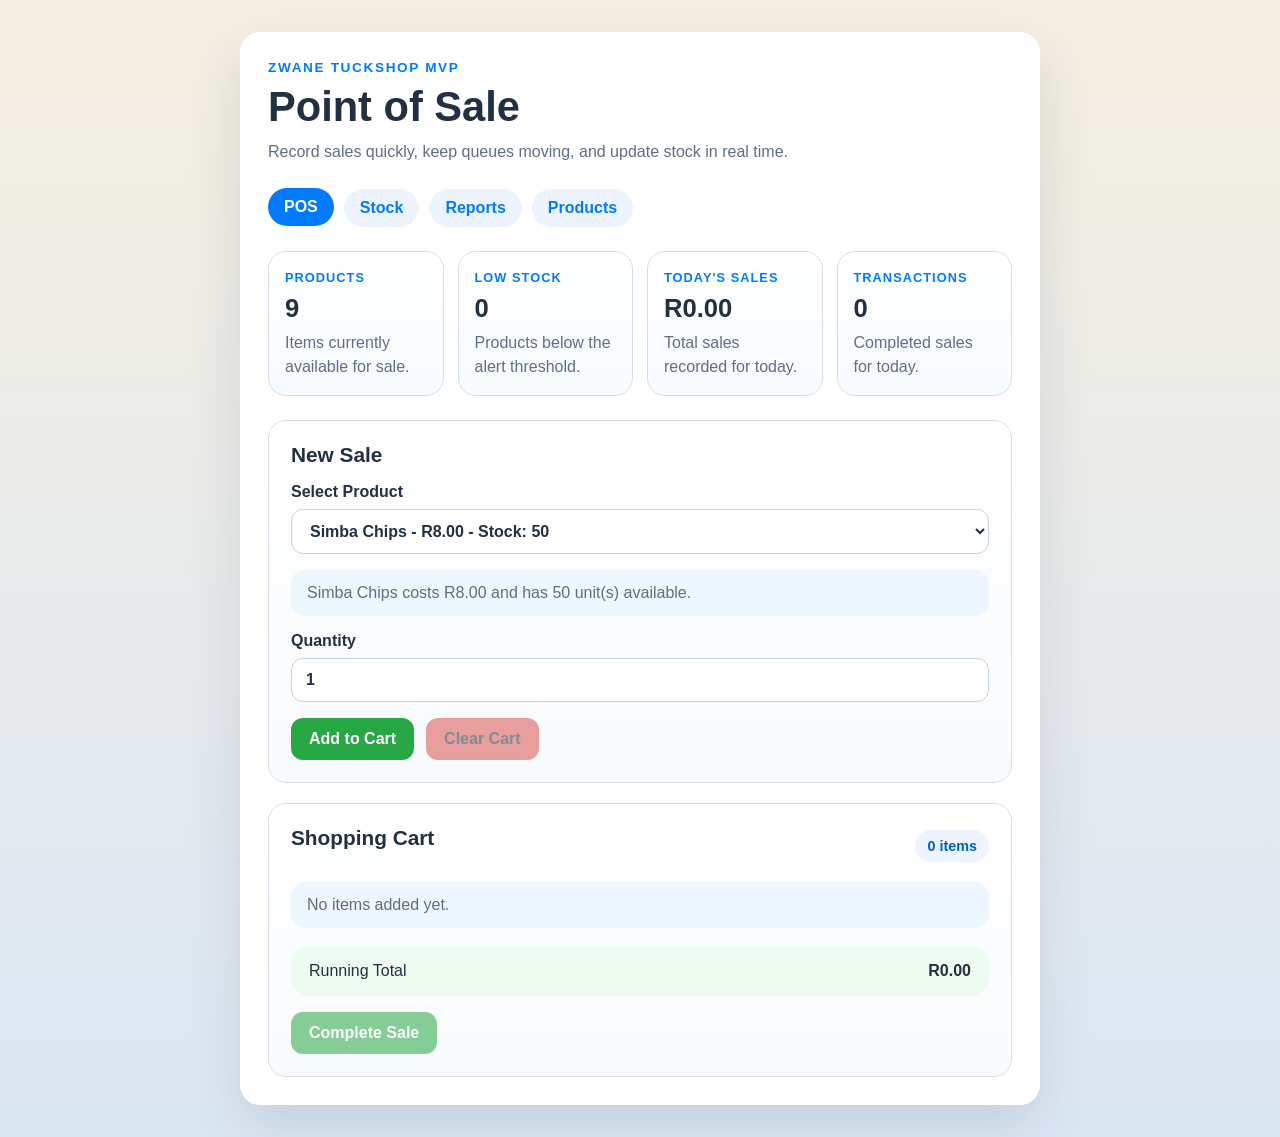
<file: index.html>
<!DOCTYPE html>
<html lang="en">
<head>
    <meta charset="UTF-8">
    <meta name="viewport" content="width=device-width, initial-scale=1.0">
    <title>Zwane Tuckshop MVP | POS</title>
    <link rel="stylesheet" href="style.css">
</head>
<body data-page="pos">
    <div class="page-shell">
        <div class="container">
            <header class="page-header">
                <p class="eyebrow">Zwane Tuckshop MVP</p>
                <h1>Point of Sale</h1>
                <p class="page-intro">Record sales quickly, keep queues moving, and update stock in real time.</p>
            </header>

            <nav class="main-nav" aria-label="Main navigation">
                <a class="active" href="index.html">POS</a>
                <a href="stock.html">Stock</a>
                <a href="reports.html">Reports</a>
                <a href="products.html">Products</a>
            </nav>
            
            <section class="summary-grid" aria-label="Business summary">
                <article class="summary-card">
                    <span class="summary-label">Products</span>
                    <strong id="summaryProducts">0</strong>
                    <p>Items currently available for sale.</p>
                </article>
                <article class="summary-card">
                    <span class="summary-label">Low Stock</span>
                    <strong id="summaryLowStock">0</strong>
                    <p>Products below the alert threshold.</p>
                </article>
                <article class="summary-card">
                    <span class="summary-label">Today&#39;s Sales</span>
                    <strong>R<span id="summarySales">0.00</span></strong>
                    <p>Total sales recorded for today.</p>
                </article>
                <article class="summary-card">
                    <span class="summary-label">Transactions</span>
                    <strong id="summaryTransactions">0</strong>
                    <p>Completed sales for today.</p>
                </article>
            </section>

            <main class="grid-layout">
                <section class="card">
                    <h2>New Sale</h2>
                    <div class="form-grid">
                        <label>
                            <span>Select Product</span>
                            <select id="productSelect"></select>
                        </label>
                        <div class="inline-note" id="selectedProductInfo">Select a product to view its price and stock.</div>
                        <label>
                            <span>Quantity</span>
                            <input type="number" id="quantity" min="1" value="1">
                        </label>
                    </div>
                    <div class="action-row">
                        <button id="addToCartButton" type="button">Add to Cart</button>
                        <button id="clearCartButton" class="secondary-button ghost-button" type="button">Clear Cart</button>
                    </div>
                </section>

                <section class="card">
                    <div class="section-heading">
                        <h2>Shopping Cart</h2>
                        <span class="status-pill" id="cartCount">0 items</span>
                    </div>
                    <div id="emptyCartMessage" class="empty-state">No items added yet.</div>
                    <ul id="cartList" class="cart-list"></ul>
                    <div class="total-panel">
                        <span>Running Total</span>
                        <strong>R<span id="totalAmount">0.00</span></strong>
                    </div>
                    <div class="action-row">
                        <button id="completeSaleButton" type="button">Complete Sale</button>
                    </div>
                </section>
            </main>
        </div>
    </div>

    <script src="script.js"></script>
</body>
</html>
</file>
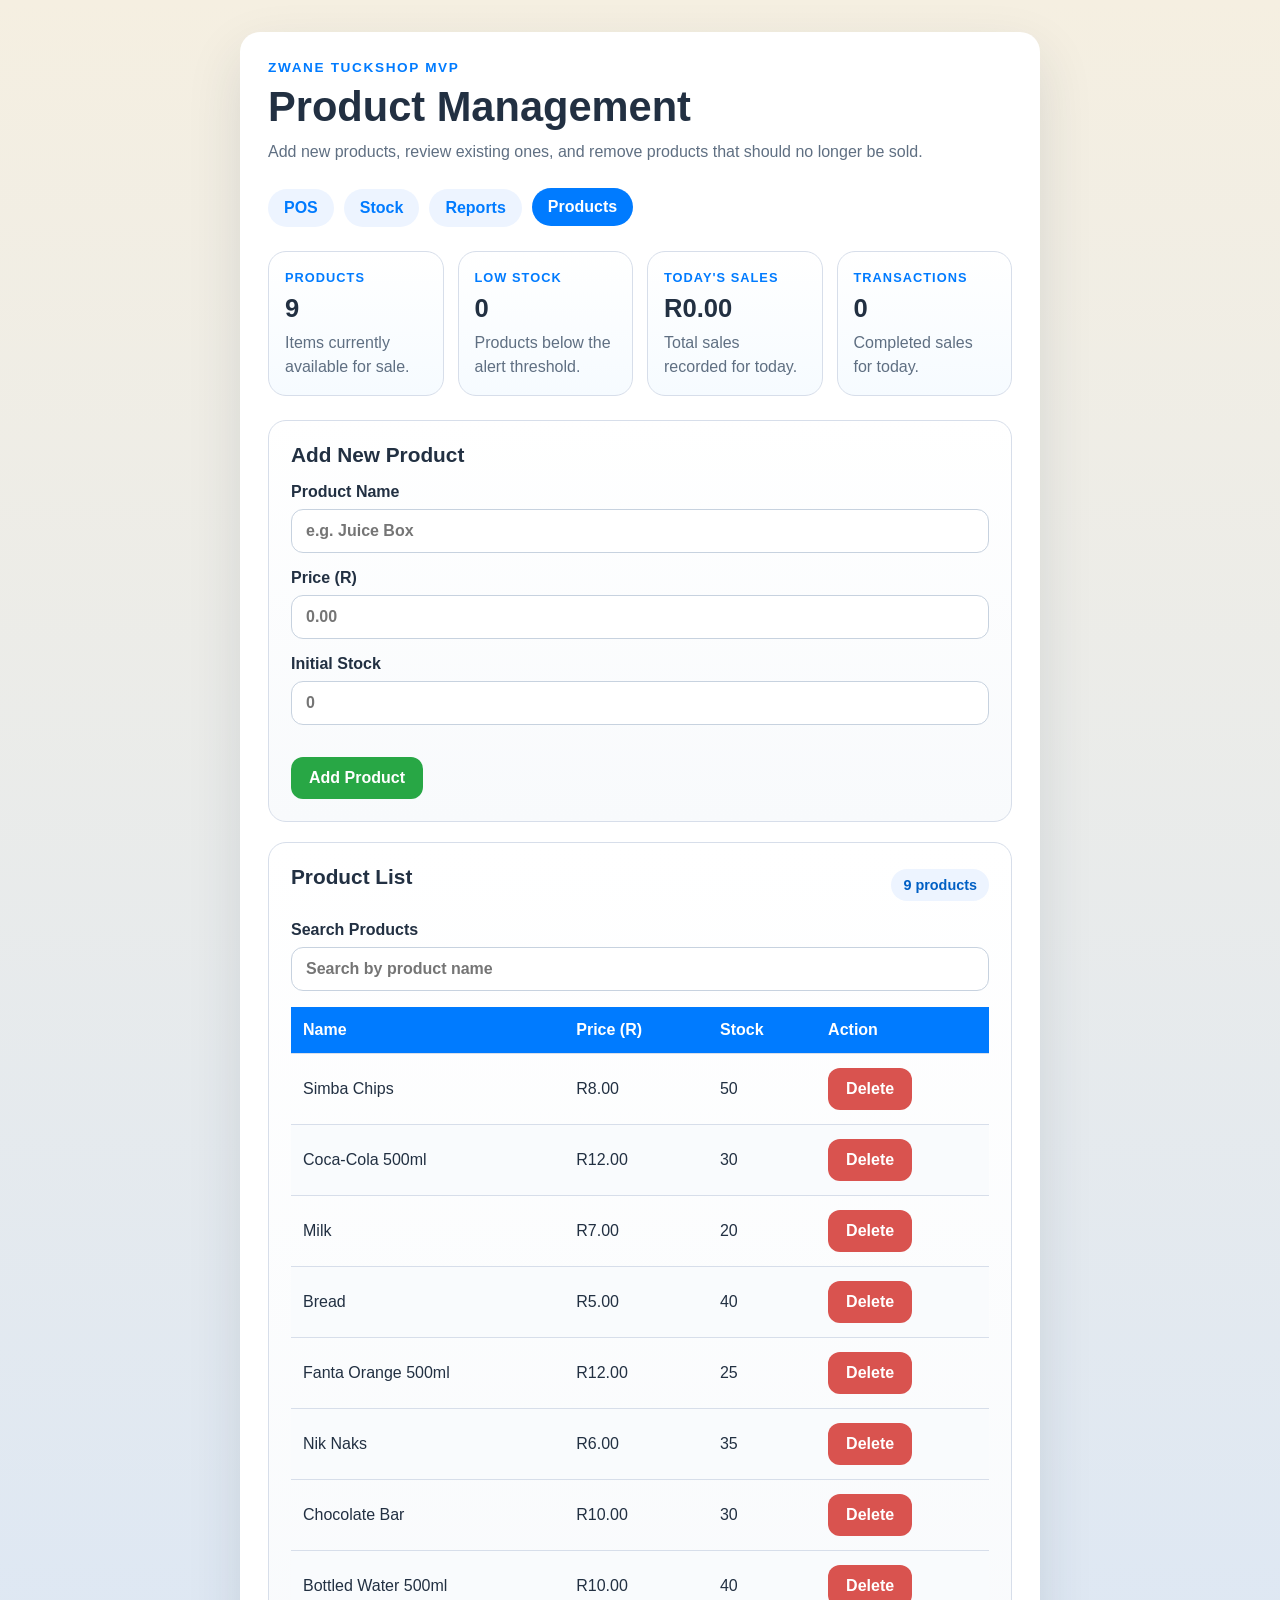
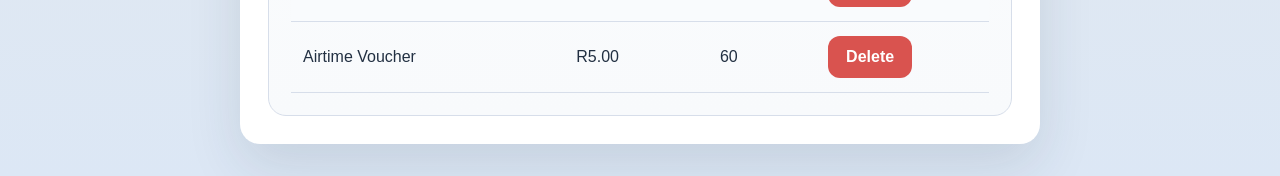
<file: products.html>
<!DOCTYPE html>
<html lang="en">
<head>
    <meta charset="UTF-8">
    <meta name="viewport" content="width=device-width, initial-scale=1.0">
    <title>Zwane Tuckshop MVP | Products</title>
    <link rel="stylesheet" href="style.css">
</head>
<body data-page="products">
    <div class="page-shell">
        <div class="container">
            <header class="page-header">
                <p class="eyebrow">Zwane Tuckshop MVP</p>
                <h1>Product Management</h1>
                <p class="page-intro">Add new products, review existing ones, and remove products that should no longer be sold.</p>
            </header>

            <nav class="main-nav" aria-label="Main navigation">
                <a href="index.html">POS</a>
                <a href="stock.html">Stock</a>
                <a href="reports.html">Reports</a>
                <a class="active" href="products.html">Products</a>
            </nav>
            
            <section class="summary-grid" aria-label="Business summary">
                <article class="summary-card">
                    <span class="summary-label">Products</span>
                    <strong id="summaryProducts">0</strong>
                    <p>Items currently available for sale.</p>
                </article>
                <article class="summary-card">
                    <span class="summary-label">Low Stock</span>
                    <strong id="summaryLowStock">0</strong>
                    <p>Products below the alert threshold.</p>
                </article>
                <article class="summary-card">
                    <span class="summary-label">Today&#39;s Sales</span>
                    <strong>R<span id="summarySales">0.00</span></strong>
                    <p>Total sales recorded for today.</p>
                </article>
                <article class="summary-card">
                    <span class="summary-label">Transactions</span>
                    <strong id="summaryTransactions">0</strong>
                    <p>Completed sales for today.</p>
                </article>
            </section>

            <main class="grid-layout products-layout">
                <section class="card">
                    <h2>Add New Product</h2>
                    <form id="productForm" class="form-grid">
                        <label>
                            <span>Product Name</span>
                            <input type="text" id="newProductName" placeholder="e.g. Juice Box" required>
                        </label>
                        <label>
                            <span>Price (R)</span>
                            <input type="number" id="newProductPrice" min="0.01" step="0.01" placeholder="0.00" required>
                        </label>
                        <label>
                            <span>Initial Stock</span>
                            <input type="number" id="newProductStock" min="0" step="1" placeholder="0" required>
                        </label>
                        <div class="action-row">
                            <button type="submit">Add Product</button>
                        </div>
                    </form>
                </section>

                <section class="card">
                    <div class="section-heading">
                        <h2>Product List</h2>
                        <span class="status-pill" id="productCount">0 products</span>
                    </div>
                    <label class="search-field product-search">
                        <span>Search Products</span>
                        <input type="search" id="productSearchInput" placeholder="Search by product name">
                    </label>
                    <div class="table-wrap">
                        <table id="productTable">
                            <thead>
                                <tr>
                                    <th>Name</th>
                                    <th>Price (R)</th>
                                    <th>Stock</th>
                                    <th>Action</th>
                                </tr>
                            </thead>
                            <tbody></tbody>
                        </table>
                    </div>
                    <p id="productEmptyMessage" class="empty-state" hidden>No products match the current search.</p>
                </section>
            </main>
        </div>
    </div>

    <script src="script.js"></script>
</body>
</html>
</file>
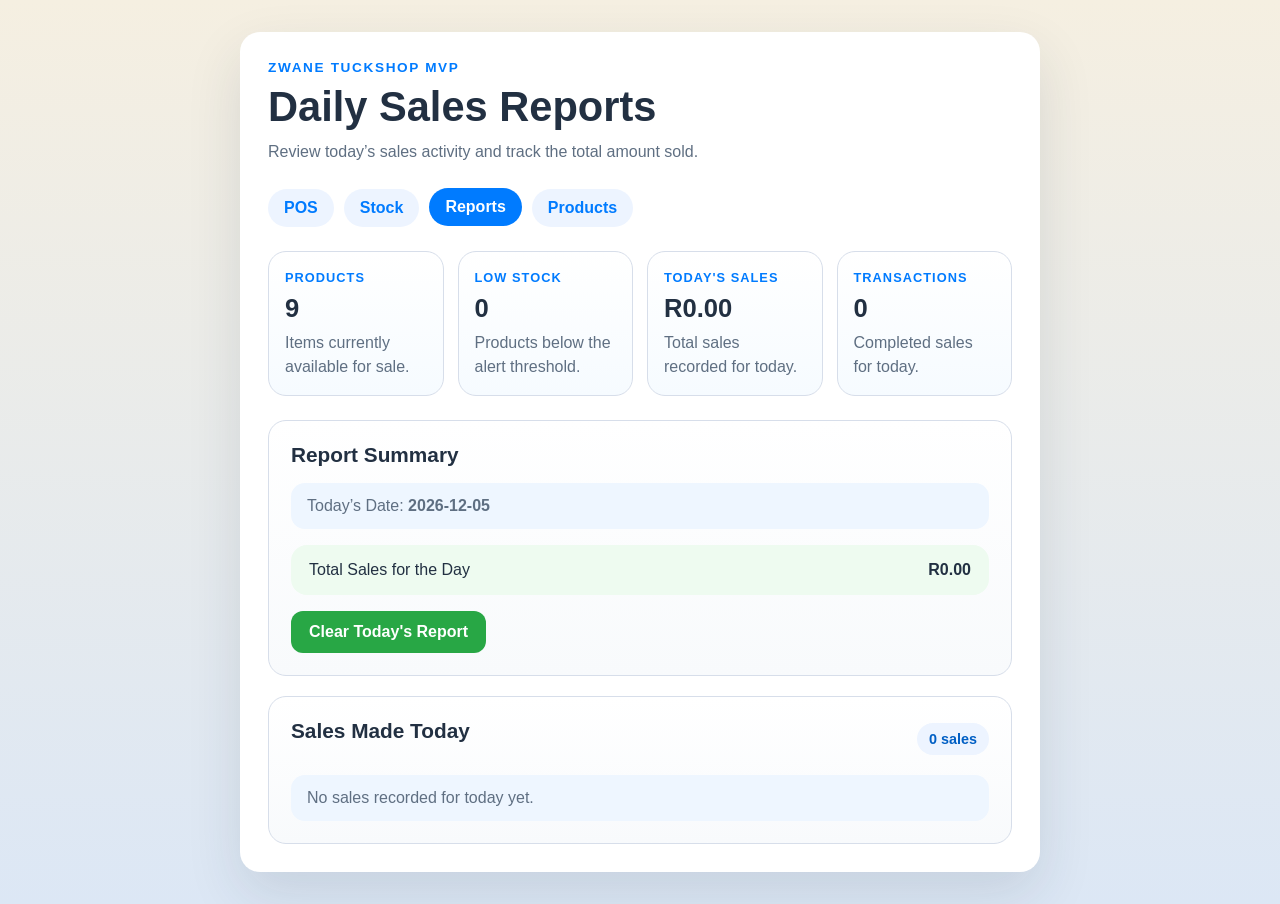
<file: reports.html>
<!DOCTYPE html>
<html lang="en">
<head>
    <meta charset="UTF-8">
    <meta name="viewport" content="width=device-width, initial-scale=1.0">
    <title>Zwane Tuckshop MVP | Reports</title>
    <link rel="stylesheet" href="style.css">
</head>
<body data-page="reports">
    <div class="page-shell">
        <div class="container">
            <header class="page-header">
                <p class="eyebrow">Zwane Tuckshop MVP</p>
                <h1>Daily Sales Reports</h1>
                <p class="page-intro">Review today’s sales activity and track the total amount sold.</p>
            </header>

            <nav class="main-nav" aria-label="Main navigation">
                <a href="index.html">POS</a>
                <a href="stock.html">Stock</a>
                <a class="active" href="reports.html">Reports</a>
                <a href="products.html">Products</a>
            </nav>
            
            <section class="summary-grid" aria-label="Business summary">
                <article class="summary-card">
                    <span class="summary-label">Products</span>
                    <strong id="summaryProducts">0</strong>
                    <p>Items currently available for sale.</p>
                </article>
                <article class="summary-card">
                    <span class="summary-label">Low Stock</span>
                    <strong id="summaryLowStock">0</strong>
                    <p>Products below the alert threshold.</p>
                </article>
                <article class="summary-card">
                    <span class="summary-label">Today&#39;s Sales</span>
                    <strong>R<span id="summarySales">0.00</span></strong>
                    <p>Total sales recorded for today.</p>
                </article>
                <article class="summary-card">
                    <span class="summary-label">Transactions</span>
                    <strong id="summaryTransactions">0</strong>
                    <p>Completed sales for today.</p>
                </article>
            </section>

            <main class="grid-layout reports-layout">
                <section class="card">
                    <h2>Report Summary</h2>
                    <p class="date-panel">Today’s Date: <strong id="todayDate"></strong></p>
                    <div class="total-panel report-total">
                        <span>Total Sales for the Day</span>
                        <strong>R<span id="dailyTotal">0.00</span></strong>
                    </div>
                    <div class="action-row">
                        <button id="clearReportButton" type="button">Clear Today&#39;s Report</button>
                    </div>
                </section>

                <section class="card">
                    <div class="section-heading">
                        <h2>Sales Made Today</h2>
                        <span class="status-pill" id="salesCount">0 sales</span>
                    </div>
                    <div id="emptySalesMessage" class="empty-state">No sales recorded for today yet.</div>
                    <div id="salesList" class="sales-list"></div>
                </section>
            </main>
        </div>
    </div>

    <script src="script.js"></script>
</body>
</html>
</file>
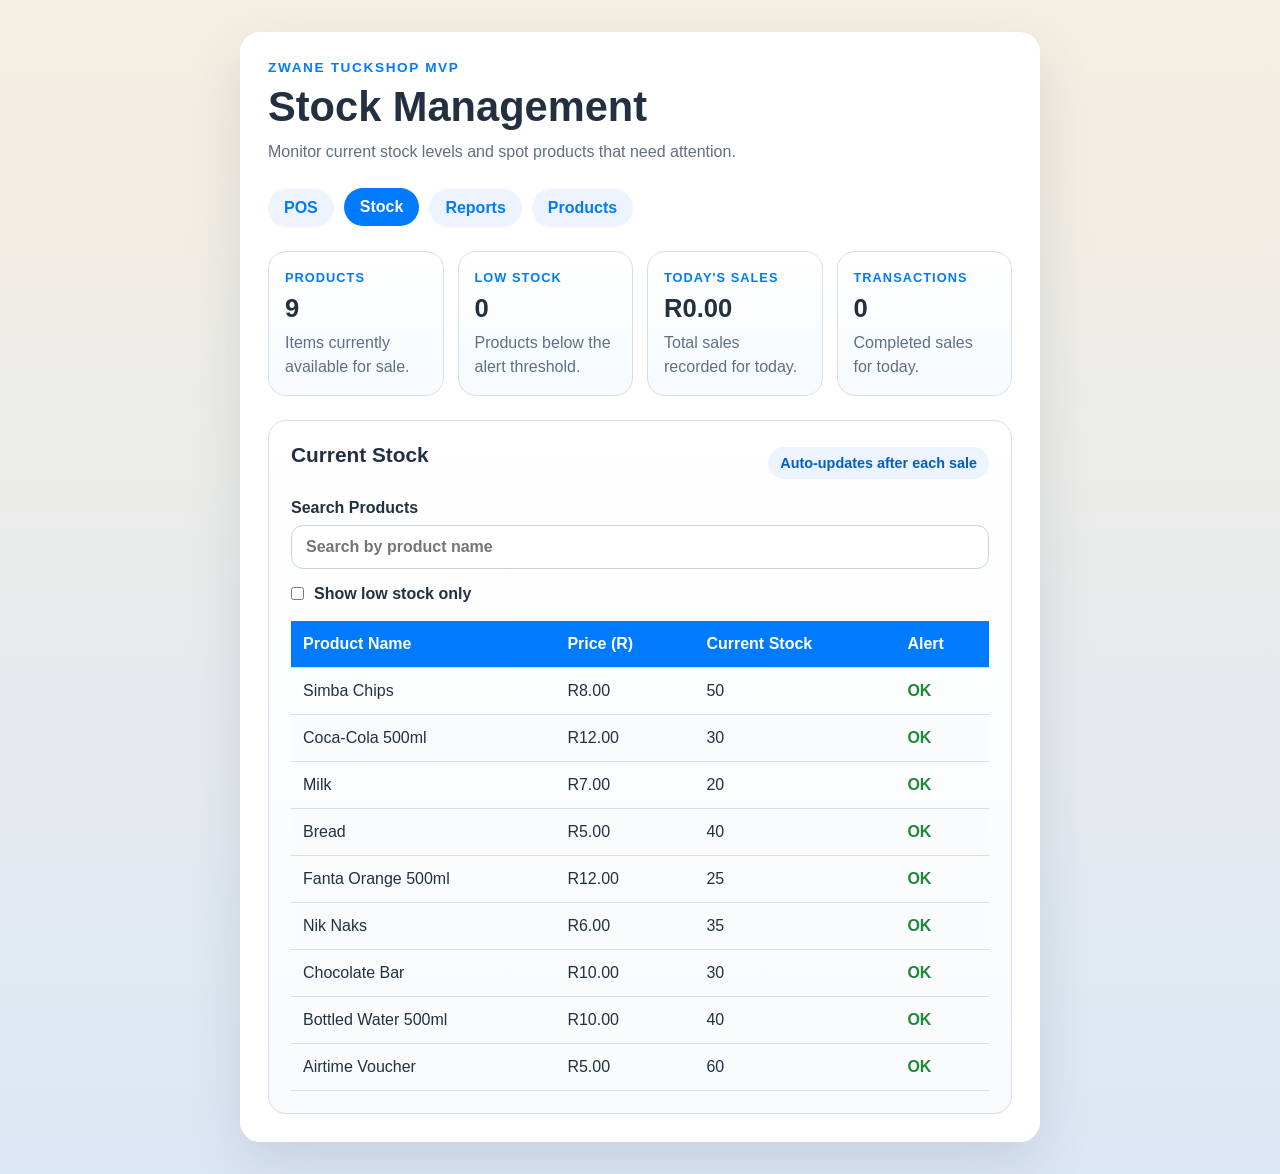
<file: stock.html>
<!DOCTYPE html>
<html lang="en">
<head>
    <meta charset="UTF-8">
    <meta name="viewport" content="width=device-width, initial-scale=1.0">
    <title>Zwane Tuckshop MVP | Stock</title>
    <link rel="stylesheet" href="style.css">
</head>
<body data-page="stock">
    <div class="page-shell">
        <div class="container">
            <header class="page-header">
                <p class="eyebrow">Zwane Tuckshop MVP</p>
                <h1>Stock Management</h1>
                <p class="page-intro">Monitor current stock levels and spot products that need attention.</p>
            </header>

            <nav class="main-nav" aria-label="Main navigation">
                <a href="index.html">POS</a>
                <a class="active" href="stock.html">Stock</a>
                <a href="reports.html">Reports</a>
                <a href="products.html">Products</a>
            </nav>
            
            <section class="summary-grid" aria-label="Business summary">
                <article class="summary-card">
                    <span class="summary-label">Products</span>
                    <strong id="summaryProducts">0</strong>
                    <p>Items currently available for sale.</p>
                </article>
                <article class="summary-card">
                    <span class="summary-label">Low Stock</span>
                    <strong id="summaryLowStock">0</strong>
                    <p>Products below the alert threshold.</p>
                </article>
                <article class="summary-card">
                    <span class="summary-label">Today&#39;s Sales</span>
                    <strong>R<span id="summarySales">0.00</span></strong>
                    <p>Total sales recorded for today.</p>
                </article>
                <article class="summary-card">
                    <span class="summary-label">Transactions</span>
                    <strong id="summaryTransactions">0</strong>
                    <p>Completed sales for today.</p>
                </article>
            </section>

            <main class="card">
                <div class="section-heading">
                    <h2>Current Stock</h2>
                    <span class="status-pill">Auto-updates after each sale</span>
                </div>
                <div class="toolbar">
                    <label class="search-field">
                        <span>Search Products</span>
                        <input type="search" id="stockSearchInput" placeholder="Search by product name">
                    </label>
                    <label class="checkbox-field">
                        <input type="checkbox" id="lowStockOnlyToggle">
                        <span>Show low stock only</span>
                    </label>
                </div>
                <div class="table-wrap">
                    <table id="stockTable">
                        <thead>
                            <tr>
                                <th>Product Name</th>
                                <th>Price (R)</th>
                                <th>Current Stock</th>
                                <th>Alert</th>
                            </tr>
                        </thead>
                        <tbody></tbody>
                    </table>
                </div>
                <p id="stockEmptyMessage" class="empty-state" hidden>No products match the current filter.</p>
            </main>
        </div>
    </div>

    <script src="script.js"></script>
</body>
</html>
</file>
<file: style.css>
:root {
    --bg-top: #f5efe1;
    --bg-bottom: #dce7f5;
    --surface: #ffffff;
    --surface-muted: #f8fafc;
    --text: #223042;
    --text-soft: #5f6f82;
    --line: #d7deea;
    --primary: #28a745;
    --primary-hover: #218838;
    --secondary: #007bff;
    --secondary-deep: #005fc4;
    --danger: #d9534f;
    --danger-soft: #fff1f0;
    --shadow: 0 22px 55px rgba(34, 48, 66, 0.12);
}

* {
    box-sizing: border-box;
}

body {
    margin: 0;
    font-family: "Segoe UI", Tahoma, Geneva, Verdana, sans-serif;
    color: var(--text);
    background: linear-gradient(180deg, var(--bg-top) 0%, var(--bg-bottom) 100%);
}

.page-shell {
    min-height: 100vh;
    padding: 32px 16px;
}

.container {
    max-width: 800px;
    margin: 0 auto;
    background: var(--surface);
    border-radius: 20px;
    padding: 28px;
    box-shadow: var(--shadow);
}

.page-header {
    margin-bottom: 24px;
}

.eyebrow {
    margin: 0 0 8px;
    color: var(--secondary);
    font-size: 0.85rem;
    font-weight: 700;
    letter-spacing: 0.12em;
    text-transform: uppercase;
}

h1,
h2,
h3,
p {
    margin-top: 0;
}

h1 {
    margin-bottom: 8px;
    font-size: clamp(2rem, 4vw, 2.6rem);
}

h2 {
    margin-bottom: 16px;
    font-size: 1.3rem;
}

.page-intro {
    margin-bottom: 0;
    color: var(--text-soft);
    line-height: 1.6;
}

.main-nav {
    display: flex;
    flex-wrap: wrap;
    gap: 10px;
    margin-bottom: 24px;
}

.main-nav a {
    padding: 10px 16px;
    border-radius: 999px;
    background: #edf4ff;
    color: var(--secondary);
    font-weight: 600;
    text-decoration: none;
    transition: background-color 0.2s ease, color 0.2s ease, transform 0.2s ease;
}

.main-nav a:hover,
.main-nav a:focus-visible,
.main-nav a.active {
    background: var(--secondary);
    color: #ffffff;
    transform: translateY(-1px);
}

.summary-grid {
    display: grid;
    grid-template-columns: repeat(auto-fit, minmax(150px, 1fr));
    gap: 14px;
    margin-bottom: 24px;
}

.summary-card {
    padding: 16px;
    border: 1px solid var(--line);
    border-radius: 18px;
    background: linear-gradient(180deg, #ffffff 0%, #f6fbff 100%);
}

.summary-card strong {
    display: block;
    margin: 8px 0;
    font-size: 1.6rem;
}

.summary-card p {
    margin-bottom: 0;
    color: var(--text-soft);
    line-height: 1.5;
}

.summary-label {
    color: var(--secondary);
    font-size: 0.8rem;
    font-weight: 700;
    letter-spacing: 0.08em;
    text-transform: uppercase;
}

.grid-layout {
    display: grid;
    gap: 20px;
}

.card {
    padding: 22px;
    border: 1px solid var(--line);
    border-radius: 18px;
    background: linear-gradient(180deg, #ffffff 0%, var(--surface-muted) 100%);
}

.form-grid {
    display: grid;
    gap: 16px;
}

label {
    display: grid;
    gap: 8px;
    font-weight: 600;
}

input,
select,
button {
    font: inherit;
}

input,
select {
    width: 100%;
    padding: 12px 14px;
    border: 1px solid #c7d2df;
    border-radius: 12px;
    background: #ffffff;
    color: var(--text);
}

input:focus,
select:focus {
    outline: 2px solid rgba(0, 123, 255, 0.18);
    border-color: var(--secondary);
}

button {
    border: none;
    border-radius: 12px;
    padding: 12px 18px;
    background: var(--primary);
    color: #ffffff;
    font-weight: 700;
    cursor: pointer;
    transition: background-color 0.2s ease, transform 0.2s ease, box-shadow 0.2s ease;
}

button:hover,
button:focus-visible {
    background: var(--primary-hover);
    transform: translateY(-1px);
    box-shadow: 0 10px 22px rgba(40, 167, 69, 0.22);
}

button:disabled {
    opacity: 0.55;
    cursor: not-allowed;
    transform: none;
    box-shadow: none;
}

button.secondary-button {
    background: var(--danger);
}

button.secondary-button:hover,
button.secondary-button:focus-visible {
    background: #c64742;
    box-shadow: 0 10px 22px rgba(217, 83, 79, 0.24);
}

.action-row {
    display: flex;
    justify-content: flex-start;
    flex-wrap: wrap;
    gap: 12px;
    margin-top: 16px;
}

.ghost-button {
    background: #f3f5f8;
    color: var(--text);
}

.ghost-button:hover,
.ghost-button:focus-visible {
    background: #e2e8f0;
    color: var(--text);
    box-shadow: 0 10px 22px rgba(34, 48, 66, 0.12);
}

.inline-note,
.date-panel,
.empty-state {
    padding: 14px 16px;
    border-radius: 14px;
    background: #eef6ff;
    color: var(--text-soft);
}

.section-heading {
    display: flex;
    justify-content: space-between;
    align-items: center;
    gap: 12px;
    margin-bottom: 16px;
}

.status-pill {
    padding: 8px 12px;
    border-radius: 999px;
    background: #edf4ff;
    color: var(--secondary-deep);
    font-size: 0.9rem;
    font-weight: 700;
    white-space: nowrap;
}

.toolbar {
    display: grid;
    gap: 16px;
    margin-bottom: 18px;
}

.search-field {
    display: grid;
    gap: 8px;
}

.checkbox-field {
    display: inline-flex;
    align-items: center;
    gap: 10px;
    font-weight: 600;
}

.checkbox-field input {
    width: auto;
    margin: 0;
}

.product-search {
    margin-bottom: 16px;
}

.cart-list,
.sales-list {
    display: grid;
    gap: 12px;
}

.cart-list {
    list-style: none;
    padding: 0;
    margin: 0;
}

.cart-item,
.sale-item {
    padding: 16px;
    border: 1px solid var(--line);
    border-radius: 14px;
    background: #ffffff;
}

.cart-item {
    display: flex;
    justify-content: space-between;
    align-items: flex-start;
    gap: 16px;
}

.cart-item p,
.sale-item p {
    margin-bottom: 6px;
}

.cart-item strong,
.sale-item strong {
    display: block;
}

.total-panel {
    display: flex;
    justify-content: space-between;
    align-items: center;
    gap: 16px;
    margin-top: 18px;
    padding: 16px 18px;
    border-radius: 16px;
    background: #eefbf0;
}

.report-total {
    margin-top: 0;
}

.table-wrap {
    overflow-x: auto;
}

table {
    width: 100%;
    border-collapse: collapse;
}

th,
td {
    padding: 14px 12px;
    border-bottom: 1px solid var(--line);
    text-align: left;
}

th {
    background: var(--secondary);
    color: #ffffff;
}

tbody tr:nth-child(even) {
    background: #f9fbfd;
}

.alert-low {
    color: var(--danger);
    font-weight: 700;
}

.alert-ok {
    color: var(--primary-hover);
    font-weight: 700;
}

.danger-zone {
    background: var(--danger-soft);
}

.muted {
    color: var(--text-soft);
}

[hidden] {
    display: none !important;
}

@media (max-width: 640px) {
    .container {
        padding: 20px;
        border-radius: 16px;
    }

    .cart-item,
    .section-heading,
    .total-panel {
        flex-direction: column;
        align-items: flex-start;
    }

    .action-row button,
    .cart-item button {
        width: 100%;
    }
}
</file>
